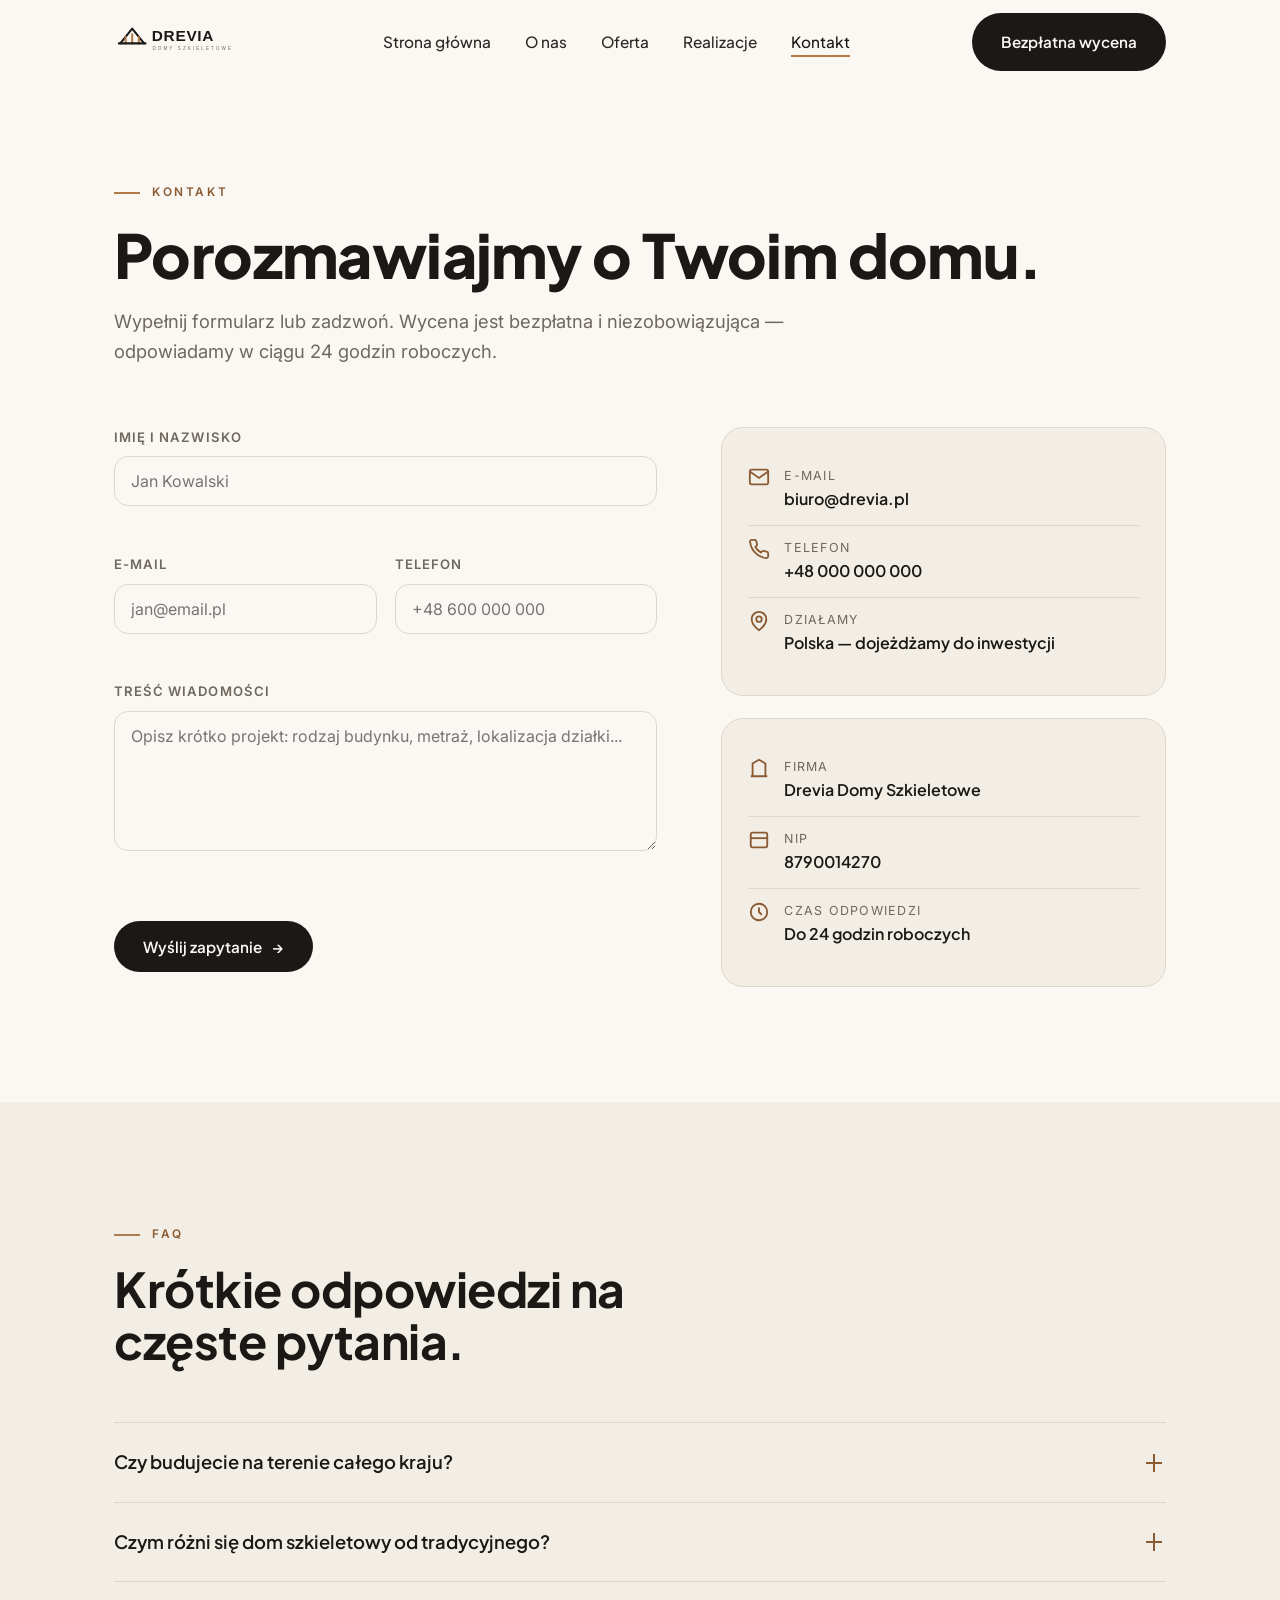
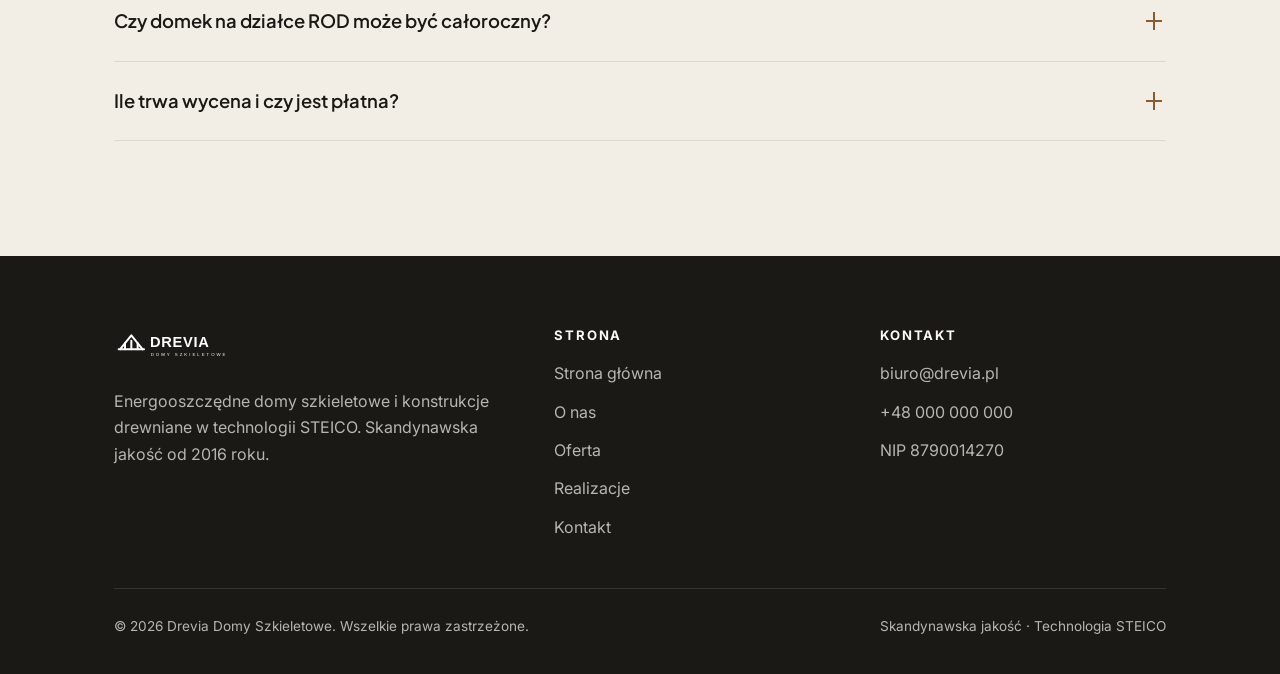
<file: kontakt.html>
<!DOCTYPE html>
<html lang="pl">
<head>
<meta charset="UTF-8">
<meta name="viewport" content="width=device-width, initial-scale=1">
<title>Kontakt — Drevia | Bezpłatna wycena domu szkieletowego</title>
<meta name="description" content="Skontaktuj się z Drevia. Bezpłatna wycena domu szkieletowego, tarasu lub sauny. Dane firmy, formularz i odpowiedzi na najczęstsze pytania.">
<link rel="icon" href="assets/mark.svg" type="image/svg+xml">
<link rel="stylesheet" href="styles.css">
</head>
<body>

<header class="site-header">
  <div class="wrap nav">
    <a class="logo" href="index.html"><img src="logo.svg" alt="Drevia Domy Szkieletowe"></a>
    <nav>
      <ul class="nav-links">
        <li><a href="index.html">Strona główna</a></li>
        <li><a href="o-nas.html">O nas</a></li>
        <li><a href="oferta.html">Oferta</a></li>
        <li><a href="realizacje.html">Realizacje</a></li>
        <li><a class="active" href="kontakt.html">Kontakt</a></li>
      </ul>
    </nav>
    <a class="btn btn-primary nav-cta" href="#form">Bezpłatna wycena</a>
    <button class="burger" aria-label="Menu"><span></span><span></span><span></span></button>
  </div>
</header>

<section class="page-hero">
  <div class="wrap reveal in">
    <span class="eyebrow">Kontakt</span>
    <h1>Porozmawiajmy o Twoim domu.</h1>
    <p>Wypełnij formularz lub zadzwoń. Wycena jest bezpłatna i niezobowiązująca — odpowiadamy w ciągu 24 godzin roboczych.</p>
  </div>
</section>

<!-- FORMULARZ + DANE -->
<section style="padding-top:0">
  <div class="wrap contact-grid" id="form">
    <form class="form reveal in" id="contact-form" novalidate>
      <div class="field">
        <label for="name">Imię i nazwisko</label>
        <input id="name" name="name" type="text" placeholder="Jan Kowalski" required>
      </div>
      <div class="grid-2" style="gap:18px">
        <div class="field">
          <label for="email">E-mail</label>
          <input id="email" name="email" type="email" placeholder="jan@email.pl" required>
        </div>
        <div class="field">
          <label for="phone">Telefon</label>
          <input id="phone" name="phone" type="tel" placeholder="+48 600 000 000">
        </div>
      </div>
      <div class="field">
        <label for="message">Treść wiadomości</label>
        <textarea id="message" name="message" placeholder="Opisz krótko projekt: rodzaj budynku, metraż, lokalizacja działki..." required></textarea>
      </div>
      <div style="display:flex;align-items:center;gap:18px;flex-wrap:wrap">
        <button class="btn btn-primary" type="submit">Wyślij zapytanie <span class="arr">→</span></button>
        <span id="form-note" style="color:var(--timber-deep);font-weight:600;font-size:.92rem"></span>
      </div>
    </form>

    <aside class="contact-info reveal">
      <div class="info-card">
        <div class="row">
          <svg width="22" height="22" viewBox="0 0 24 24" fill="none" stroke="currentColor" stroke-width="2"><path d="M4 4h16v16H4z" opacity="0"/><path d="M22 6 12 13 2 6"/><rect x="2" y="4" width="20" height="16" rx="2"/></svg>
          <div><div class="k">E-mail</div><div class="v"><a href="mailto:biuro@drevia.pl">biuro@drevia.pl</a></div></div>
        </div>
        <div class="row">
          <svg width="22" height="22" viewBox="0 0 24 24" fill="none" stroke="currentColor" stroke-width="2"><path d="M22 16.9v3a2 2 0 0 1-2.2 2 19.8 19.8 0 0 1-8.6-3 19.5 19.5 0 0 1-6-6 19.8 19.8 0 0 1-3-8.6A2 2 0 0 1 4.1 2h3a2 2 0 0 1 2 1.7c.1 1 .4 1.9.7 2.8a2 2 0 0 1-.5 2.1L8 9.9a16 16 0 0 0 6 6l1.3-1.3a2 2 0 0 1 2.1-.5c.9.3 1.8.6 2.8.7a2 2 0 0 1 1.8 2z"/></svg>
          <div><div class="k">Telefon</div><div class="v"><a href="tel:+48000000000">+48 000 000 000</a></div></div>
        </div>
        <div class="row">
          <svg width="22" height="22" viewBox="0 0 24 24" fill="none" stroke="currentColor" stroke-width="2"><path d="M20 10c0 6-8 12-8 12s-8-6-8-12a8 8 0 0 1 16 0z"/><circle cx="12" cy="10" r="3"/></svg>
          <div><div class="k">Działamy</div><div class="v">Polska — dojeżdżamy do inwestycji</div></div>
        </div>
      </div>
      <div class="info-card">
        <div class="row">
          <svg width="22" height="22" viewBox="0 0 24 24" fill="none" stroke="currentColor" stroke-width="2"><path d="M3 21h18M5 21V7l7-4 7 4v14M9 9h.01M9 13h.01M9 17h.01M15 9h.01M15 13h.01M15 17h.01"/></svg>
          <div><div class="k">Firma</div><div class="v">Drevia Domy Szkieletowe</div></div>
        </div>
        <div class="row">
          <svg width="22" height="22" viewBox="0 0 24 24" fill="none" stroke="currentColor" stroke-width="2"><rect x="3" y="4" width="18" height="16" rx="2"/><path d="M3 10h18"/></svg>
          <div><div class="k">NIP</div><div class="v">8790014270</div></div>
        </div>
        <div class="row">
          <svg width="22" height="22" viewBox="0 0 24 24" fill="none" stroke="currentColor" stroke-width="2"><circle cx="12" cy="12" r="9"/><path d="M12 7v5l3 3"/></svg>
          <div><div class="k">Czas odpowiedzi</div><div class="v">Do 24 godzin roboczych</div></div>
        </div>
      </div>
    </aside>
  </div>
</section>

<!-- FAQ -->
<section class="bg-alt">
  <div class="wrap">
    <div class="section-head reveal">
      <span class="eyebrow">FAQ</span>
      <h2>Krótkie odpowiedzi na częste pytania.</h2>
    </div>
    <div class="faq reveal">
      <details>
        <summary>Czy budujecie na terenie całego kraju? <span class="ic"></span></summary>
        <p>Tak. Realizujemy inwestycje na terenie całej Polski. Zakres dojazdu ustalamy indywidualnie podczas pierwszej rozmowy — zależy on od skali i lokalizacji projektu.</p>
      </details>
      <details>
        <summary>Czym różni się dom szkieletowy od tradycyjnego? <span class="ic"></span></summary>
        <p>Dom szkieletowy powstaje znacznie szybciej, jest lekki i bardzo ciepły dzięki grubej izolacji w ścianie. W technologii STEICO ogranicza mostki termiczne, co przekłada się na niższe rachunki za ogrzewanie niż w typowym domu murowanym.</p>
      </details>
      <details>
        <summary>Czy domek na działce ROD może być całoroczny? <span class="ic"></span></summary>
        <p>Budujemy domki w standardzie całorocznym, z ciepłymi przegrodami pozwalającymi na komfortowy pobyt zimą. Zachowujemy przy tym wymiary i zasady wynikające z wytycznych ROD.</p>
      </details>
      <details>
        <summary>Ile trwa wycena i czy jest płatna? <span class="ic"></span></summary>
        <p>Wycena jest bezpłatna i niezobowiązująca. Po otrzymaniu opisu projektu wracamy z odpowiedzią w ciągu 24 godzin roboczych, a następnie ustalamy szczegóły kosztorysu.</p>
      </details>
    </div>
  </div>
</section>

<footer class="site-footer">
  <div class="wrap">
    <div class="footer-grid">
      <div><img src="logo.svg" alt="Drevia"><p>Energooszczędne domy szkieletowe i konstrukcje drewniane w technologii STEICO. Skandynawska jakość od 2016 roku.</p></div>
      <div><h4>Strona</h4><ul>
        <li><a href="index.html">Strona główna</a></li><li><a href="o-nas.html">O nas</a></li>
        <li><a href="oferta.html">Oferta</a></li><li><a href="realizacje.html">Realizacje</a></li><li><a href="kontakt.html">Kontakt</a></li>
      </ul></div>
      <div><h4>Kontakt</h4><ul>
        <li><a href="mailto:biuro@drevia.pl">biuro@drevia.pl</a></li><li><a href="tel:+48000000000">+48 000 000 000</a></li><li>NIP 8790014270</li>
      </ul></div>
    </div>
    <div class="footer-bottom"><span>© 2026 Drevia Domy Szkieletowe. Wszelkie prawa zastrzeżone.</span><span>Skandynawska jakość · Technologia STEICO</span></div>
  </div>
</footer>

<script src="site.js"></script>
</body>
</html>
</file>
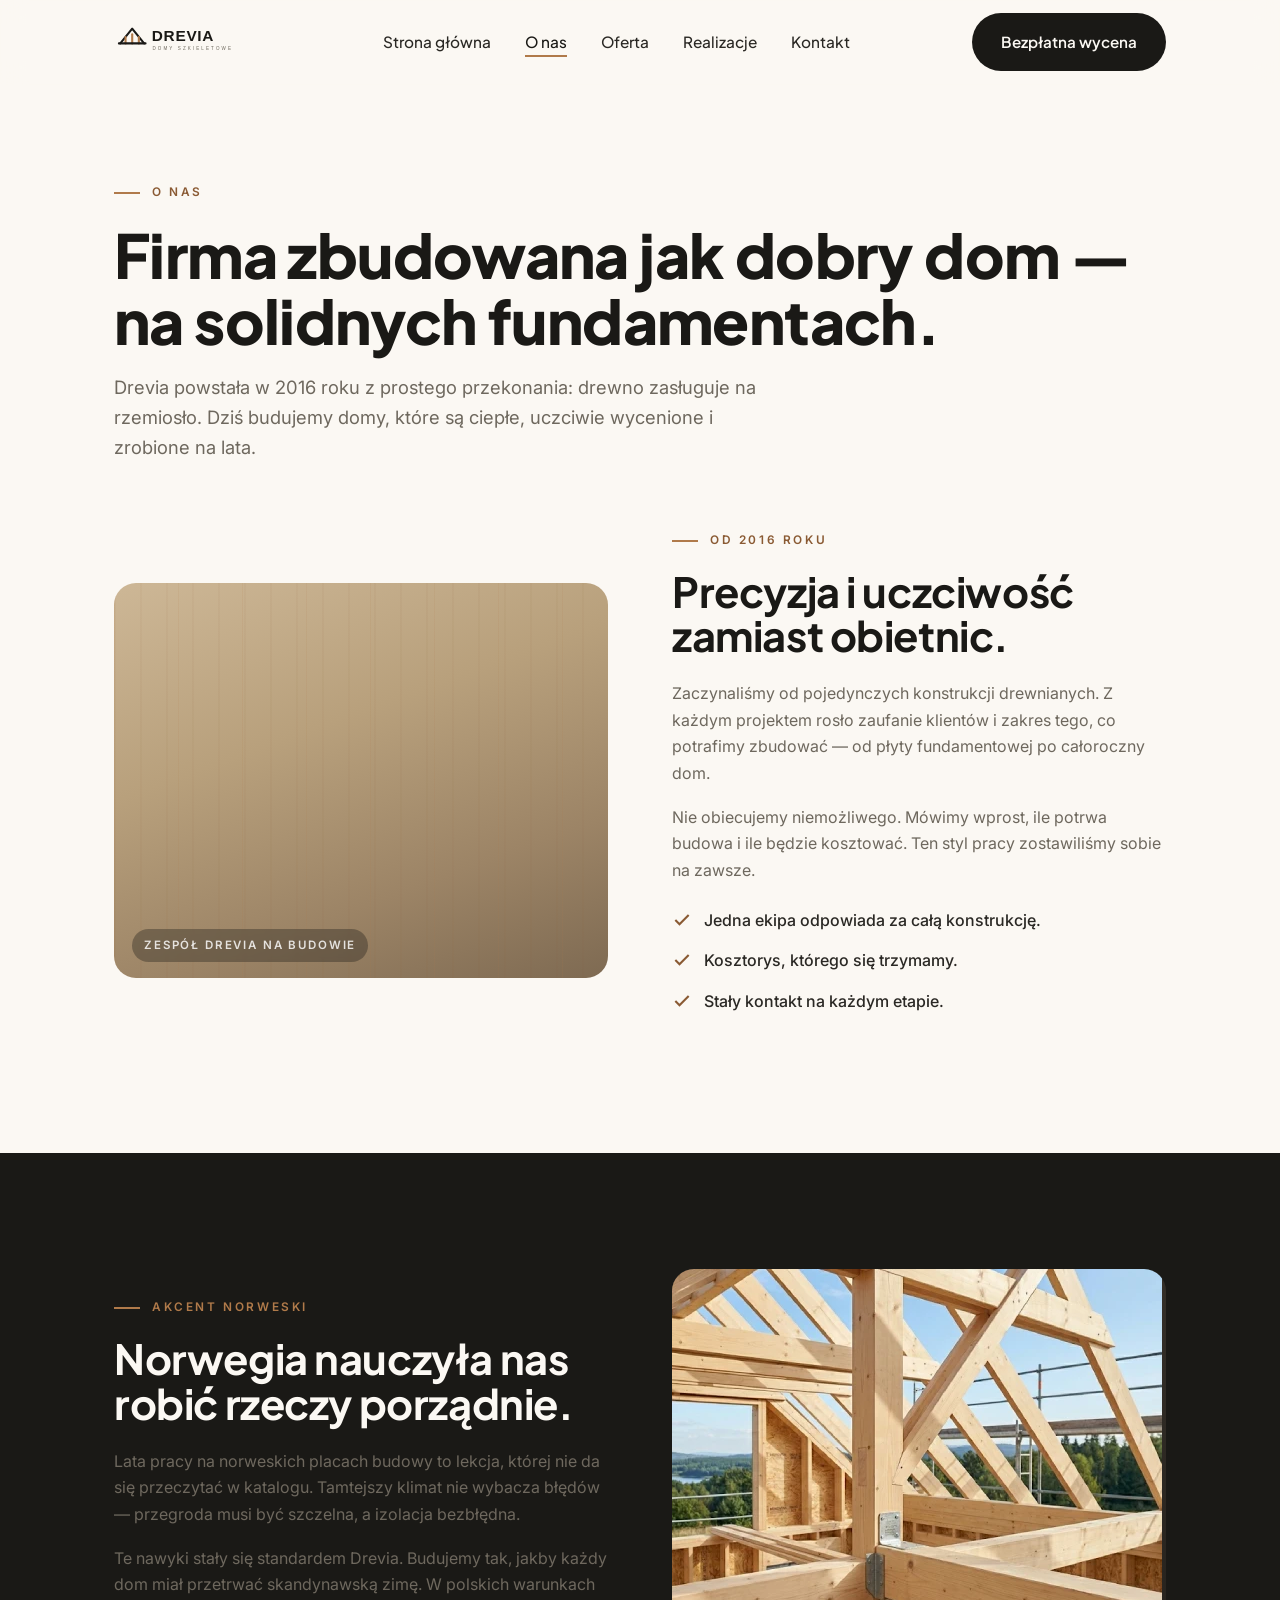
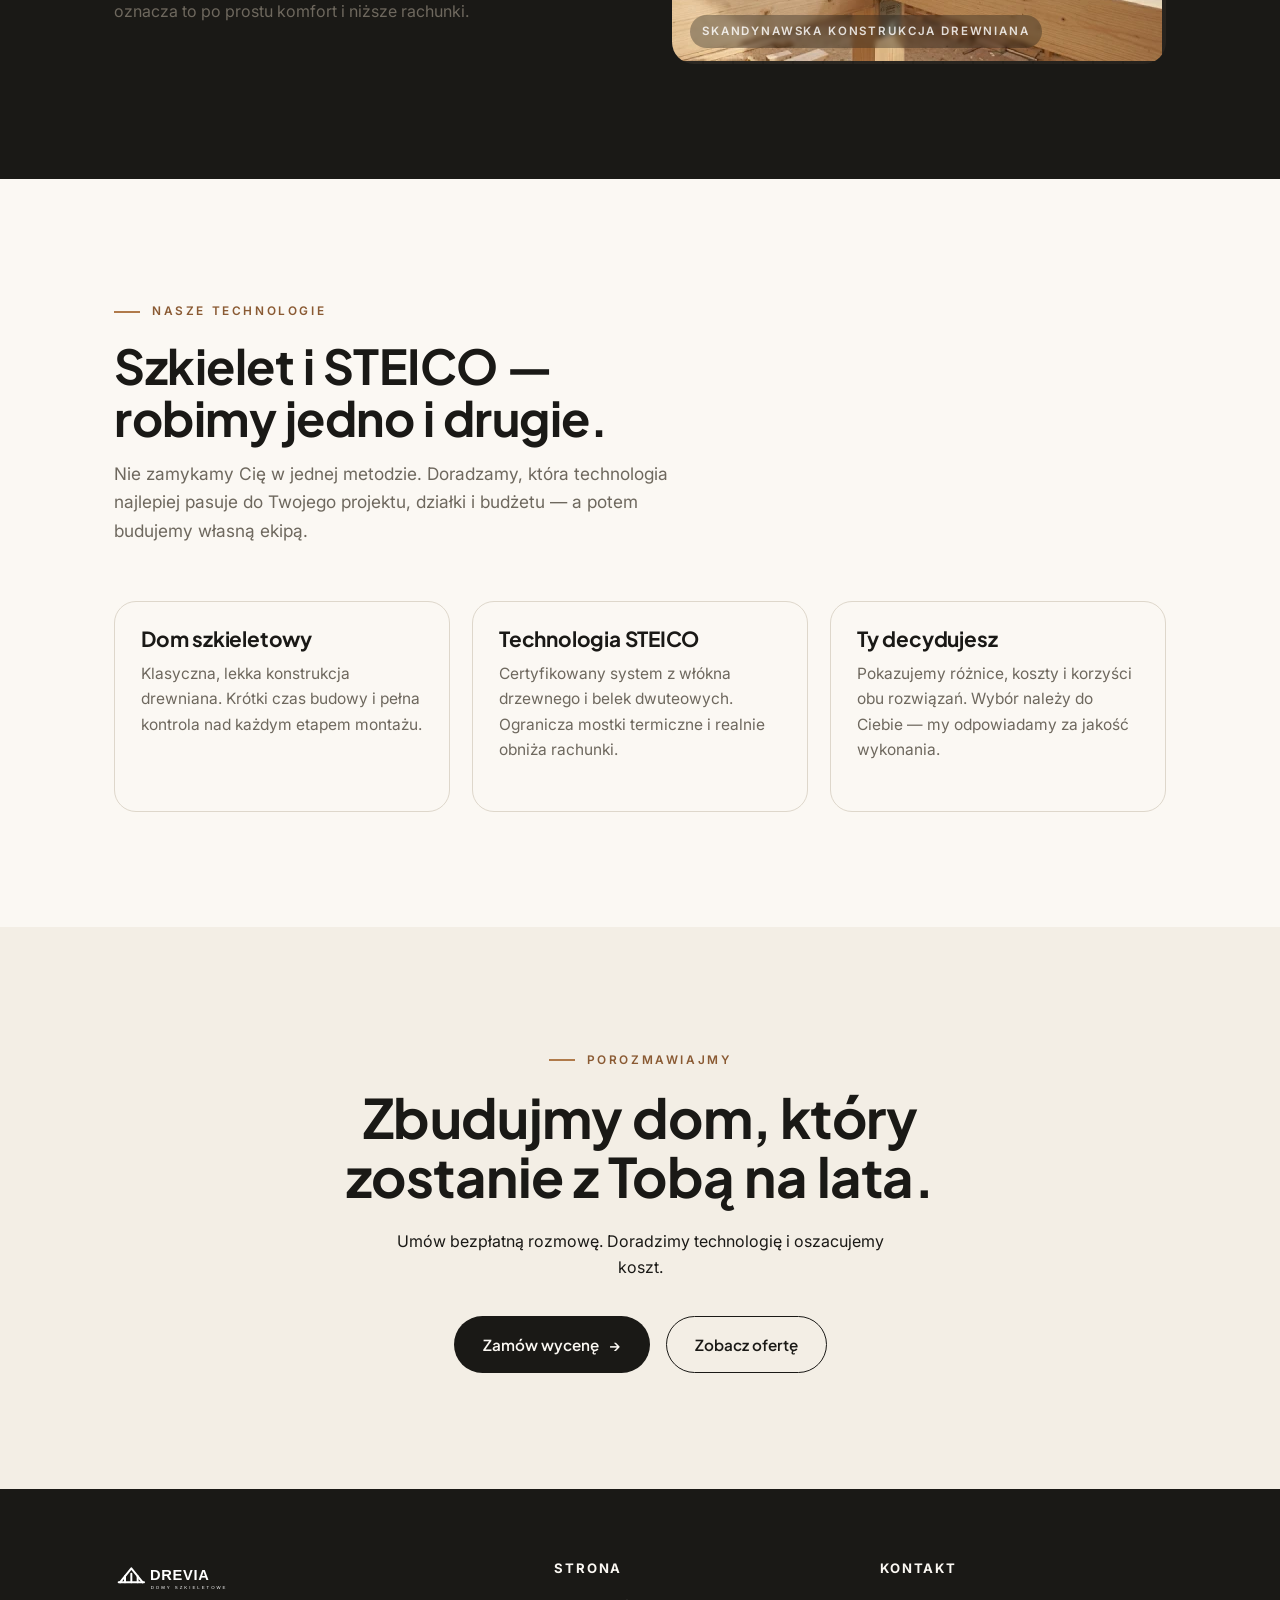
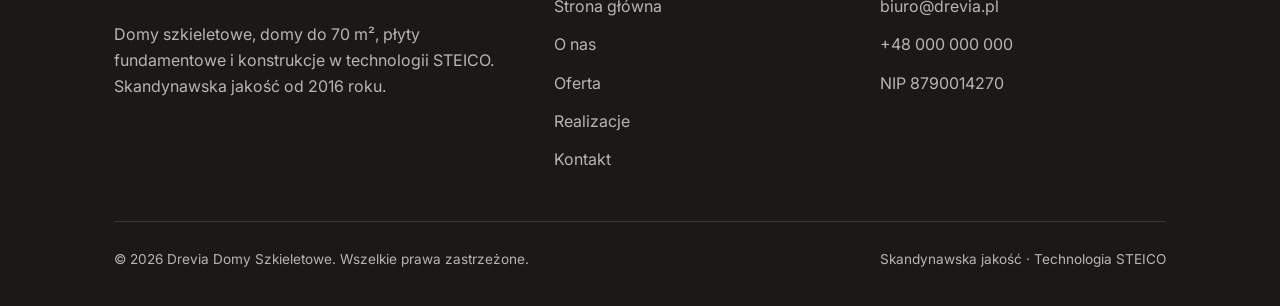
<file: o-nas.html>
<!DOCTYPE html>
<html lang="pl">
<head>
<meta charset="UTF-8">
<meta name="viewport" content="width=device-width, initial-scale=1">
<title>O nas — Drevia | Historia, Norwegia, szkielet i STEICO</title>
<meta name="description" content="Drevia działa od 2016 roku. Fundamentem są uczciwość i precyzja wyniesiona z norweskich budów. Budujemy w dwóch technologiach: szkielet drewniany i STEICO.">
<link rel="icon" href="assets/mark.svg" type="image/svg+xml">
<link rel="stylesheet" href="styles.css">
</head>
<body>

<header class="site-header">
  <div class="wrap nav">
    <a class="logo" href="index.html"><img src="logo.svg" alt="Drevia Domy Szkieletowe"></a>
    <nav>
      <ul class="nav-links">
        <li><a href="index.html">Strona główna</a></li>
        <li><a class="active" href="o-nas.html">O nas</a></li>
        <li><a href="oferta.html">Oferta</a></li>
        <li><a href="realizacje.html">Realizacje</a></li>
        <li><a href="kontakt.html">Kontakt</a></li>
      </ul>
    </nav>
    <a class="btn btn-primary nav-cta" href="kontakt.html">Bezpłatna wycena</a>
    <button class="burger" aria-label="Menu"><span></span><span></span><span></span></button>
  </div>
</header>

<section class="page-hero">
  <div class="wrap reveal in">
    <span class="eyebrow">O nas</span>
    <h1>Firma zbudowana jak dobry dom — na solidnych fundamentach.</h1>
    <p>Drevia powstała w 2016 roku z prostego przekonania: drewno zasługuje na rzemiosło. Dziś budujemy domy, które są ciepłe, uczciwie wycenione i zrobione na lata.</p>
  </div>
</section>

<!-- HISTORIA -->
<section style="padding-top:0">
  <div class="wrap split">
    <div class="visual photo reveal" data-label="Zespół Drevia na budowie"></div>
    <div class="reveal">
      <span class="eyebrow">Od 2016 roku</span>
      <h2 style="font-size:clamp(1.9rem,4vw,2.6rem);margin:18px 0 22px;">Precyzja i uczciwość zamiast obietnic.</h2>
      <p>Zaczynaliśmy od pojedynczych konstrukcji drewnianych. Z każdym projektem rosło zaufanie klientów i zakres tego, co potrafimy zbudować — od płyty fundamentowej po całoroczny dom.</p>
      <p>Nie obiecujemy niemożliwego. Mówimy wprost, ile potrwa budowa i ile będzie kosztować. Ten styl pracy zostawiliśmy sobie na zawsze.</p>
      <ul class="tick">
        <li><svg width="20" height="20" viewBox="0 0 24 24" fill="none" stroke="currentColor" stroke-width="2.5"><path d="M20 6 9 17l-5-5"/></svg> Jedna ekipa odpowiada za całą konstrukcję.</li>
        <li><svg width="20" height="20" viewBox="0 0 24 24" fill="none" stroke="currentColor" stroke-width="2.5"><path d="M20 6 9 17l-5-5"/></svg> Kosztorys, którego się trzymamy.</li>
        <li><svg width="20" height="20" viewBox="0 0 24 24" fill="none" stroke="currentColor" stroke-width="2.5"><path d="M20 6 9 17l-5-5"/></svg> Stały kontakt na każdym etapie.</li>
      </ul>
    </div>
  </div>
</section>

<!-- AKCENT NORWESKI -->
<section class="bg-ink">
  <div class="wrap split">
    <div class="reveal">
      <span class="eyebrow" style="color:var(--timber)">Akcent norweski</span>
      <h2 style="font-size:clamp(1.9rem,4vw,2.6rem);margin:18px 0 22px;">Norwegia nauczyła nas robić rzeczy porządnie.</h2>
      <p>Lata pracy na norweskich placach budowy to lekcja, której nie da się przeczytać w katalogu. Tamtejszy klimat nie wybacza błędów — przegroda musi być szczelna, a izolacja bezbłędna.</p>
      <p>Te nawyki stały się standardem Drevia. Budujemy tak, jakby każdy dom miał przetrwać skandynawską zimę. W polskich warunkach oznacza to po prostu komfort i niższe rachunki.</p>
    </div>
    <div class="visual photo dark reveal" data-label="Skandynawska konstrukcja drewniana"><img src="o-nas-konstrukcja.webp" alt="zbliżenie na skandynawską konstrukcję drewnianą domków szkieletowych"/></div>
  </div>
</section>

<!-- NASZE TECHNOLOGIE (szkielet + STEICO) -->
<section>
  <div class="wrap">
    <div class="section-head reveal">
      <span class="eyebrow">Nasze technologie</span>
      <h2>Szkielet i STEICO — robimy jedno i drugie.</h2>
      <p>Nie zamykamy Cię w jednej metodzie. Doradzamy, która technologia najlepiej pasuje do Twojego projektu, działki i budżetu — a potem budujemy własną ekipą.</p>
    </div>
    <div class="grid-3">
      <div class="card reveal"><div class="body">
        <h3>Dom szkieletowy</h3>
        <p>Klasyczna, lekka konstrukcja drewniana. Krótki czas budowy i pełna kontrola nad każdym etapem montażu.</p>
      </div></div>
      <div class="card reveal"><div class="body">
        <h3>Technologia STEICO</h3>
        <p>Certyfikowany system z włókna drzewnego i belek dwuteowych. Ogranicza mostki termiczne i realnie obniża rachunki.</p>
      </div></div>
      <div class="card reveal"><div class="body">
        <h3>Ty decydujesz</h3>
        <p>Pokazujemy różnice, koszty i korzyści obu rozwiązań. Wybór należy do Ciebie — my odpowiadamy za jakość wykonania.</p>
      </div></div>
    </div>
  </div>
</section>

<!-- CTA -->
<section class="bg-alt cta-band">
  <div class="wrap reveal">
    <span class="eyebrow" style="justify-content:center">Porozmawiajmy</span>
    <h2 style="margin-top:18px">Zbudujmy dom, który zostanie z Tobą na lata.</h2>
    <p>Umów bezpłatną rozmowę. Doradzimy technologię i oszacujemy koszt.</p>
    <div class="cta-actions">
      <a class="btn btn-primary" href="kontakt.html">Zamów wycenę <span class="arr">→</span></a>
      <a class="btn btn-ghost" href="oferta.html">Zobacz ofertę</a>
    </div>
  </div>
</section>

<footer class="site-footer">
  <div class="wrap">
    <div class="footer-grid">
      <div>
        <img src="logo.svg" alt="Drevia">
        <p>Domy szkieletowe, domy do 70 m², płyty fundamentowe i konstrukcje w technologii STEICO. Skandynawska jakość od 2016 roku.</p>
      </div>
      <div><h4>Strona</h4><ul>
        <li><a href="index.html">Strona główna</a></li>
        <li><a href="o-nas.html">O nas</a></li>
        <li><a href="oferta.html">Oferta</a></li>
        <li><a href="realizacje.html">Realizacje</a></li>
        <li><a href="kontakt.html">Kontakt</a></li>
      </ul></div>
      <div><h4>Kontakt</h4><ul>
        <li><a href="mailto:biuro@drevia.pl">biuro@drevia.pl</a></li>
        <li><a href="tel:+48000000000">+48 000 000 000</a></li>
        <li>NIP 8790014270</li>
      </ul></div>
    </div>
    <div class="footer-bottom">
      <span>© 2026 Drevia Domy Szkieletowe. Wszelkie prawa zastrzeżone.</span>
      <span>Skandynawska jakość · Technologia STEICO</span>
    </div>
  </div>
</footer>

<script src="site.js"></script>
</body>
</html>
</file>
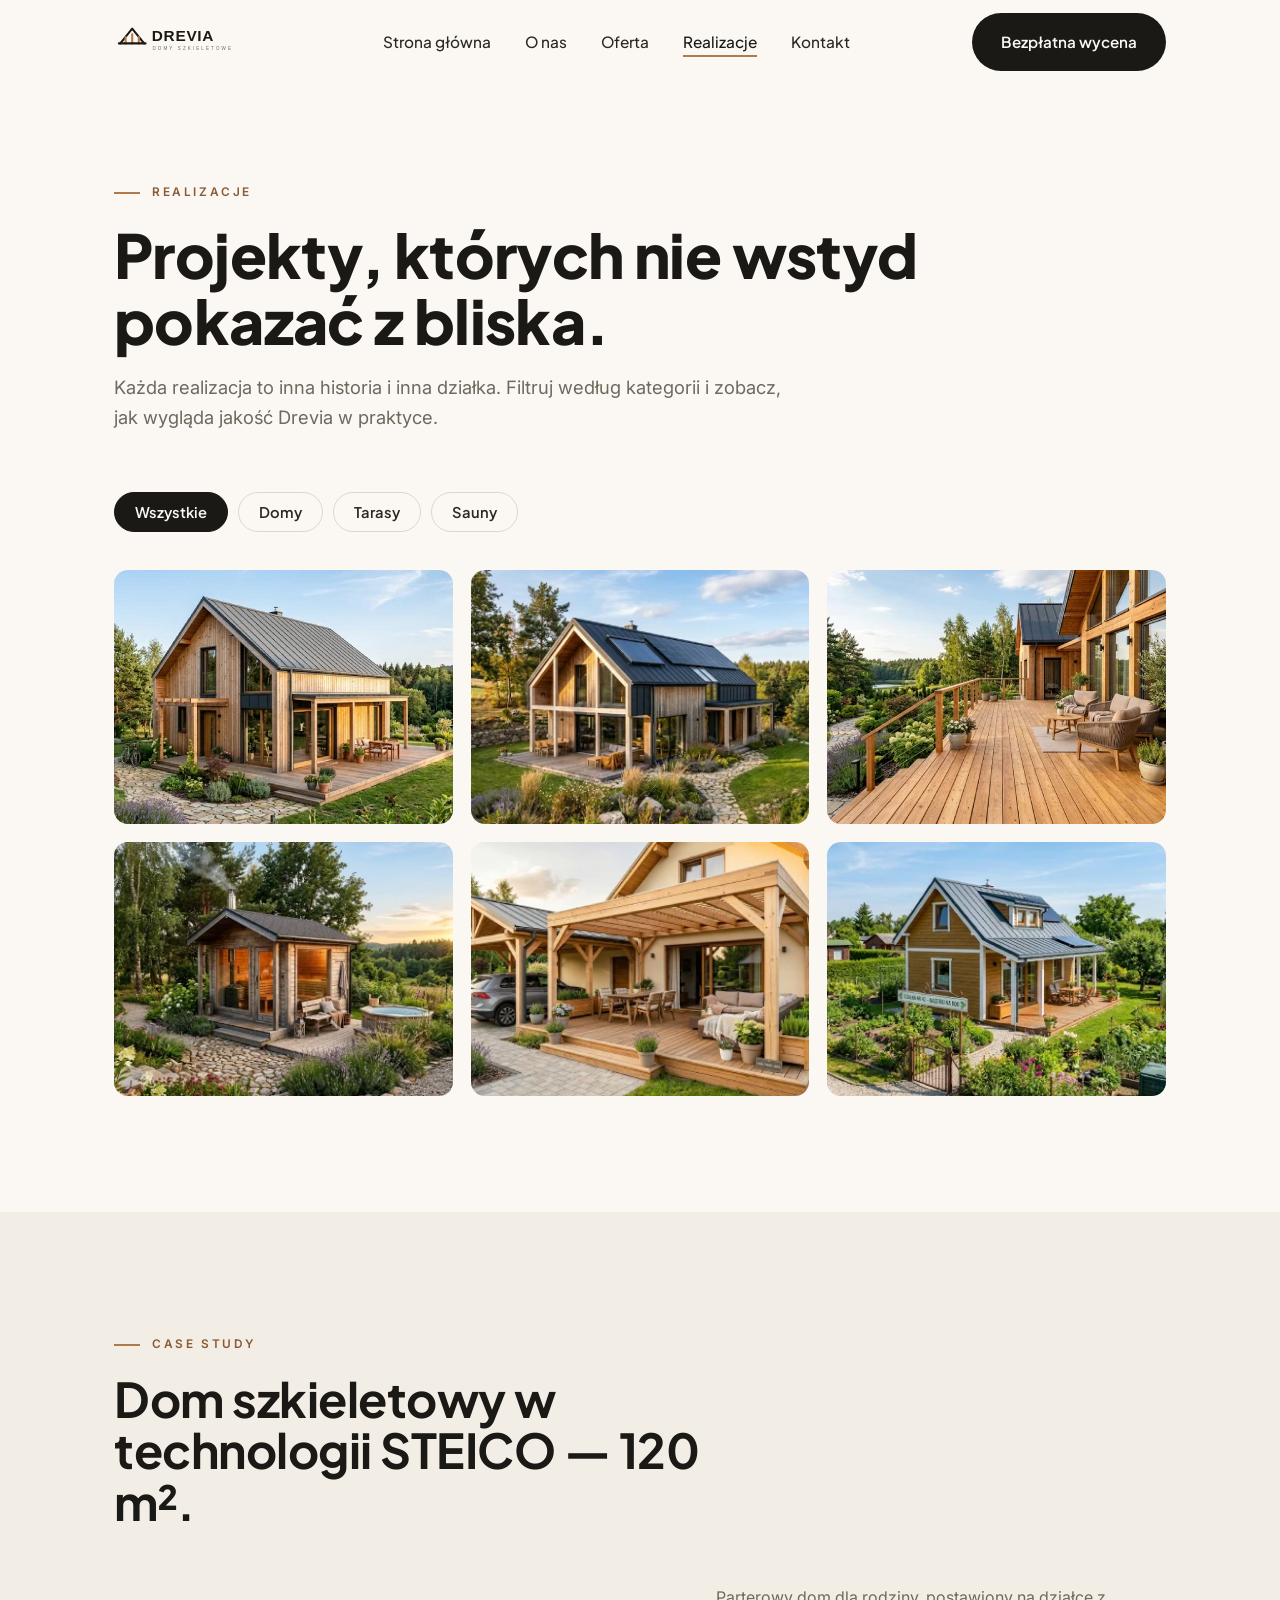
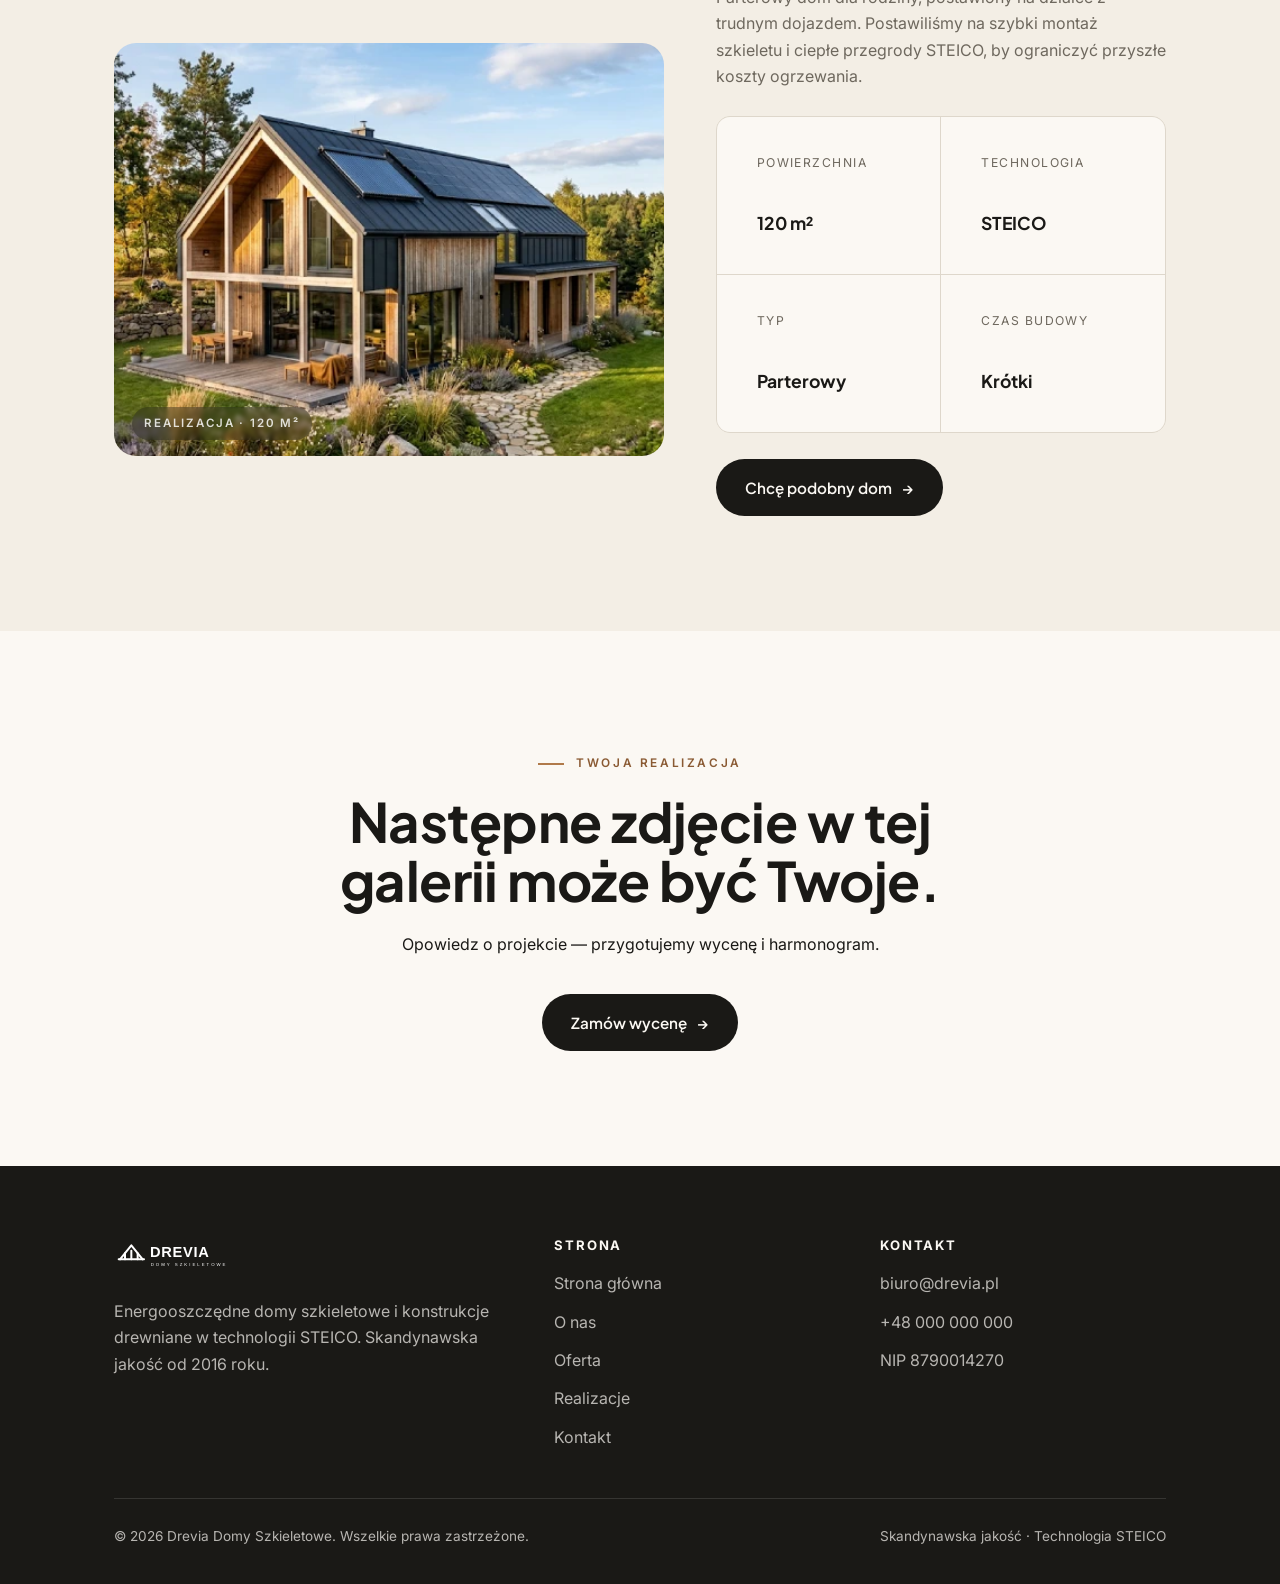
<file: realizacje.html>
<!DOCTYPE html>
<html lang="pl">
<head>
<meta charset="UTF-8">
<meta name="viewport" content="width=device-width, initial-scale=1">
<title>Realizacje — Drevia | Domy szkieletowe, tarasy, sauny</title>
<meta name="description" content="Galeria realizacji Drevia: domy szkieletowe w technologii STEICO, tarasy, wiaty i sauny. Filtruj projekty i zobacz przykładowe case study.">
<link rel="icon" href="assets/mark.svg" type="image/svg+xml">
<link rel="stylesheet" href="styles.css">
</head>
<body>

<header class="site-header">
  <div class="wrap nav">
    <a class="logo" href="index.html"><img src="logo.svg" alt="Drevia Domy Szkieletowe"></a>
    <nav>
      <ul class="nav-links">
        <li><a href="index.html">Strona główna</a></li>
        <li><a href="o-nas.html">O nas</a></li>
        <li><a href="oferta.html">Oferta</a></li>
        <li><a class="active" href="realizacje.html">Realizacje</a></li>
        <li><a href="kontakt.html">Kontakt</a></li>
      </ul>
    </nav>
    <a class="btn btn-primary nav-cta" href="kontakt.html">Bezpłatna wycena</a>
    <button class="burger" aria-label="Menu"><span></span><span></span><span></span></button>
  </div>
</header>

<section class="page-hero">
  <div class="wrap reveal in">
    <span class="eyebrow">Realizacje</span>
    <h1>Projekty, których nie wstyd pokazać z bliska.</h1>
    <p>Każda realizacja to inna historia i inna działka. Filtruj według kategorii i zobacz, jak wygląda jakość Drevia w praktyce.</p>
  </div>
</section>

<!-- GALERIA -->
<section style="padding-top:0">
  <div class="wrap">
    <div class="filters reveal in">
      <button class="active" data-filter="all">Wszystkie</button>
      <button data-filter="domy">Domy</button>
      <button data-filter="tarasy">Tarasy</button>
      <button data-filter="sauny">Sauny</button>
    </div>
    <div class="gallery reveal">
      <div class="item photo" data-cat="domy"><img src="realizacja-dom-120.webp" alt="realizacja domu szkieletowego 120m2"/><div class="meta"><b>Dom szkieletowy 120 m²</b><span>STEICO · parterowy</span></div></div>
      <div class="item photo" data-cat="domy" ><img src="energooszczedny.webp" alt="realizacja domu energooszczędnego"/><div class="meta"><b>Dom z poddaszem 145 m²</b><span>STEICO · energooszczędny</span></div></div>
      <div class="item photo" data-cat="tarasy" ><img src="realizacja-taras.webp" alt="realizacja tarasu z modrzewia"/><div class="meta"><b>Taras z modrzewia</b><span>Konstrukcja zewnętrzna</span></div></div>
      <div class="item photo dark" data-cat="sauny" ><img src="realizacja-sauna.webp" alt="realizacja sauny ogrodowej"/><div class="meta"><b>Sauna ogrodowa</b><span>Drewno · relaks</span></div></div>
      <div class="item photo" data-cat="tarasy" ><img src="taras-wiata.webp" alt="realizacja wiaty i carportu"/><div class="meta"><b>Wiata i carport</b><span>Konstrukcja zewnętrzna</span></div></div>
      <div class="item photo" data-cat="domy"><img src="domek-rod.webp" alt="realizacja domu całorocznego ROD"/><div class="meta"><b>Domek całoroczny ROD</b><span>Zgodny z wytycznymi</span></div></div>
    </div>
  </div>
</section>

<!-- CASE STUDY -->
<section class="bg-alt">
  <div class="wrap">
    <div class="section-head reveal">
      <span class="eyebrow">Case study</span>
      <h2>Dom szkieletowy w technologii STEICO — 120 m².</h2>
    </div>
    <div class="case">
      <div class="visual photo reveal" data-label="Realizacja · 120 m²"><img src="energooszczedny-oferta.webp" alt="realizacja domu energooszczędnego"/></div>
      <div class="reveal">
        <p style="color:var(--stone)">Parterowy dom dla rodziny, postawiony na działce z trudnym dojazdem. Postawiliśmy na szybki montaż szkieletu i ciepłe przegrody STEICO, by ograniczyć przyszłe koszty ogrzewania.</p>
        <div class="case-specs">
          <div><div class="k">Powierzchnia</div><div class="v">120 m²</div></div>
          <div><div class="k">Technologia</div><div class="v">STEICO</div></div>
          <div><div class="k">Typ</div><div class="v">Parterowy</div></div>
          <div><div class="k">Czas budowy</div><div class="v">Krótki</div></div>
        </div>
        <div style="margin-top:26px"><a class="btn btn-primary" href="kontakt.html">Chcę podobny dom <span class="arr">→</span></a></div>
      </div>
    </div>
  </div>
</section>

<section class="cta-band">
  <div class="wrap reveal">
    <span class="eyebrow" style="justify-content:center">Twoja realizacja</span>
    <h2 style="margin-top:18px">Następne zdjęcie w tej galerii może być Twoje.</h2>
    <p>Opowiedz o projekcie — przygotujemy wycenę i harmonogram.</p>
    <div class="cta-actions"><a class="btn btn-primary" href="kontakt.html">Zamów wycenę <span class="arr">→</span></a></div>
  </div>
</section>

<footer class="site-footer">
  <div class="wrap">
    <div class="footer-grid">
      <div><img src="logo.svg" alt="Drevia"><p>Energooszczędne domy szkieletowe i konstrukcje drewniane w technologii STEICO. Skandynawska jakość od 2016 roku.</p></div>
      <div><h4>Strona</h4><ul>
        <li><a href="index.html">Strona główna</a></li><li><a href="o-nas.html">O nas</a></li>
        <li><a href="oferta.html">Oferta</a></li><li><a href="realizacje.html">Realizacje</a></li><li><a href="kontakt.html">Kontakt</a></li>
      </ul></div>
      <div><h4>Kontakt</h4><ul>
        <li><a href="mailto:biuro@drevia.pl">biuro@drevia.pl</a></li><li><a href="tel:+48000000000">+48 000 000 000</a></li><li>NIP 8790014270</li>
      </ul></div>
    </div>
    <div class="footer-bottom"><span>© 2026 Drevia Domy Szkieletowe. Wszelkie prawa zastrzeżone.</span><span>Skandynawska jakość · Technologia STEICO</span></div>
  </div>
</footer>

<script src="site.js"></script>
</body>
</html>
</file>
<file: styles.css>
/* ============================================================
   DREVIA — Domy Szkieletowe
   Paleta ziemi · drewno · biel · grafit · ciepła szarość
   Typografia: Plus Jakarta Sans (display) + Inter (body)
   ============================================================ */

@import url('https://fonts.googleapis.com/css2?family=Inter:wght@400;500;600&family=Plus+Jakarta+Sans:wght@500;600;700;800&display=swap');

:root {
  --paper:      #FBF8F3;
  --paper-2:    #F3EEE5;
  --ink:        #1A1916;
  --ink-soft:   #2A2824;
  --timber:     #B07A4A;
  --timber-deep:#8A5A33;
  --sand:       #E8E1D6;
  --stone:      #6E685E;
  --line:       #DED7CB;

  --maxw: 1180px;
  --gutter: clamp(20px, 5vw, 64px);
  --r: 14px;
  --r-lg: 22px;

  --f-display: 'Plus Jakarta Sans', system-ui, sans-serif;
  --f-body: 'Inter', system-ui, sans-serif;

  --ease: cubic-bezier(.22,.61,.36,1);
}

* { box-sizing: border-box; margin: 0; padding: 0; }

html { scroll-behavior: smooth; }

body {
  font-family: var(--f-body);
  color: var(--ink);
  background: var(--paper);
  line-height: 1.65;
  -webkit-font-smoothing: antialiased;
}

img { max-width: 100%; display: block; }
a { color: inherit; text-decoration: none; }

h1, h2, h3, h4 { font-family: var(--f-display); line-height: 1.08; font-weight: 700; letter-spacing: -.01em; }

.wrap { max-width: var(--maxw); margin: 0 auto; padding-inline: var(--gutter); }

.eyebrow {
  font-family: var(--f-body);
  font-size: .74rem;
  font-weight: 600;
  letter-spacing: .22em;
  text-transform: uppercase;
  color: var(--timber-deep);
  display: inline-flex;
  align-items: center;
  gap: 12px;
}
.eyebrow::before {
  content: "";
  width: 26px; height: 2px;
  background: var(--timber);
}

/* ---------- Buttons ---------- */
.btn {
  display: inline-flex; align-items: center; gap: 10px;
  font-family: var(--f-display); font-weight: 600; font-size: .95rem;
  padding: 15px 28px; border-radius: 100px;
  transition: all .35s var(--ease); cursor: pointer; border: 1px solid transparent;
}
.btn-primary { background: var(--ink); color: var(--paper); }
.btn-primary:hover { background: var(--timber-deep); transform: translateY(-2px); }
.btn-ghost { background: transparent; color: var(--ink); border-color: var(--ink); }
.btn-ghost:hover { background: var(--ink); color: var(--paper); }
.btn-light { background: var(--paper); color: var(--ink); }
.btn-light:hover { background: var(--timber); color: var(--paper); transform: translateY(-2px); }
.btn .arr { transition: transform .35s var(--ease); }
.btn:hover .arr { transform: translateX(4px); }

/* ---------- Header ---------- */
.site-header {
  position: sticky; top: 0; z-index: 50;
  background: color-mix(in srgb, var(--paper) 86%, transparent);
  backdrop-filter: blur(12px);
  border-bottom: 1px solid transparent;
  transition: border-color .3s, background .3s;
}
.site-header.scrolled { border-color: var(--line); }
.nav {
  display: flex; align-items: center; justify-content: space-between;
  height: 84px;
}
.nav .logo img { height: 42px; }
.nav-links { display: flex; align-items: center; gap: 34px; list-style: none; }
.nav-links a {
  font-family: var(--f-display); font-weight: 500; font-size: .96rem;
  position: relative; padding: 6px 0; color: var(--ink-soft);
}
.nav-links a::after {
  content: ""; position: absolute; left: 0; bottom: 0; height: 2px; width: 0;
  background: var(--timber); transition: width .3s var(--ease);
}
.nav-links a:hover::after, .nav-links a.active::after { width: 100%; }
.nav-links a.active { color: var(--ink); }
.nav-cta { display: inline-flex; }
.burger { display: none; background: none; border: 0; cursor: pointer; padding: 8px; }
.burger span { display: block; width: 26px; height: 2px; background: var(--ink); margin: 5px 0; transition: .3s; }

/* ---------- Hero ---------- */
.hero { position: relative; padding: clamp(60px, 9vw, 130px) 0 clamp(50px, 7vw, 100px); overflow: hidden; }
.hero-grid { display: grid; grid-template-columns: 1.05fr .95fr; gap: clamp(32px, 5vw, 72px); align-items: center; }
.hero h1 {
  font-size: clamp(2.6rem, 6vw, 4.6rem); font-weight: 800;
  letter-spacing: -.025em; margin: 22px 0 24px;
}
.hero h1 .accent { color: var(--timber-deep); }
.hero p.lead { font-size: 1.18rem; color: var(--stone); max-width: 30ch; margin-bottom: 36px; }
.hero-actions { display: flex; gap: 16px; flex-wrap: wrap; }
.hero-visual {
  position: relative; aspect-ratio: 4/5; border-radius: var(--r-lg); overflow: hidden;
}
.hero-stats {
  display: flex; gap: 40px; margin-top: 56px; padding-top: 40px; border-top: 1px solid var(--line);
}
.stat .n { font-family: var(--f-display); font-size: 2.4rem; font-weight: 800; color: var(--ink); }
.stat .l { font-size: .9rem; color: var(--stone); }

/* ---------- Wood placeholder ---------- */
.photo {
  background-color: var(--paper-2);
  background-image:
    repeating-linear-gradient(90deg, rgba(138,90,51,.05) 0 2px, transparent 2px 26px),
    repeating-linear-gradient(90deg, rgba(176,122,74,.10) 0 1px, transparent 1px 64px),
    linear-gradient(160deg, #cdb796 0%, #b8a07c 38%, #9c8466 72%, #7e6a52 100%);
  position: relative; color: var(--paper); overflow: hidden;
}
.photo::after {
  content: attr(data-label); position: absolute; left: 18px; bottom: 16px;
  font-family: var(--f-body); font-size: .72rem; font-weight: 600; letter-spacing: .16em;
  text-transform: uppercase; color: rgba(255,255,255,.82);
  background: rgba(26,25,22,.34); padding: 7px 12px; border-radius: 100px; backdrop-filter: blur(2px);
}
.photo.dark {
  background-image:
    repeating-linear-gradient(90deg, rgba(0,0,0,.12) 0 2px, transparent 2px 30px),
    linear-gradient(160deg, #3a342d 0%, #26221d 100%);
}

/* ---------- Section frame ---------- */
section { padding: clamp(64px, 9vw, 120px) 0; }
.section-head { max-width: 60ch; margin-bottom: clamp(36px, 5vw, 56px); }
.section-head h2 { font-size: clamp(2rem, 4vw, 3rem); margin: 18px 0 16px; }
.section-head p { color: var(--stone); font-size: 1.08rem; }
.bg-alt { background: var(--paper-2); }
.bg-ink { background: var(--ink); color: var(--paper); }
.bg-ink .section-head p, .bg-ink p { color: rgba(251,248,243,.72); }
.bg-ink h2, .bg-ink h3 { color: var(--paper); }

/* ---------- About teaser (split) ---------- */
.split { display: grid; grid-template-columns: 1fr 1fr; gap: clamp(32px, 5vw, 72px); align-items: center; }
.split .visual { aspect-ratio: 5/4; border-radius: var(--r-lg); }
.split p { color: var(--stone); margin-bottom: 18px; }
.tick { list-style: none; margin: 24px 0; display: grid; gap: 14px; }
.tick li { display: flex; gap: 12px; align-items: flex-start; font-weight: 500; color: var(--ink-soft); }
.tick svg { flex: none; margin-top: 3px; color: var(--timber-deep); }

/* ---------- Cards / offer grid ---------- */
.grid-3 { display: grid; grid-template-columns: repeat(3, 1fr); gap: 22px; }
.grid-2 { display: grid; grid-template-columns: repeat(2, 1fr); gap: 22px; }
.card {
  background: var(--paper); border: 1px solid var(--line); border-radius: var(--r-lg);
  overflow: hidden; transition: transform .4s var(--ease), box-shadow .4s var(--ease);
  display: flex; flex-direction: column;
}
.card:hover { transform: translateY(-6px); box-shadow: 0 26px 50px -28px rgba(42,40,36,.45); }
.card .thumb { aspect-ratio: 16/11; }
.card .body { padding: 26px 26px 30px; flex: 1; display: flex; flex-direction: column; }
.card h3 { font-size: 1.3rem; margin-bottom: 10px; }
.card p { color: var(--stone); font-size: .97rem; margin-bottom: 18px; flex: 1; }
.card .more { font-family: var(--f-display); font-weight: 600; color: var(--timber-deep); font-size: .92rem;
  display: inline-flex; gap: 8px; align-items: center; }
.card .more .arr { transition: transform .3s var(--ease); }
.card:hover .more .arr { transform: translateX(4px); }

/* ---------- Atuty (feature rows on ink) ---------- */
.atuty { display: grid; grid-template-columns: repeat(3,1fr); gap: 1px; background: rgba(255,255,255,.1);
  border-radius: var(--r-lg); overflow: hidden; }
.atut { background: var(--ink); padding: 40px 34px; }
.atut .num { font-family: var(--f-display); font-weight: 800; color: var(--timber); font-size: 1rem; letter-spacing: .1em; }
.atut h3 { font-size: 1.35rem; margin: 18px 0 12px; }
.atut p { font-size: .98rem; }

/* ---------- CTA band ---------- */
.cta-band { text-align: center; }
.cta-band h2 { font-size: clamp(2.2rem, 5vw, 3.4rem); max-width: 18ch; margin: 0 auto 22px; }
.cta-band p { max-width: 50ch; margin: 0 auto 36px; }
.cta-actions { display: flex; gap: 16px; justify-content: center; flex-wrap: wrap; }

/* ---------- Process steps ---------- */
.steps { display: grid; grid-template-columns: repeat(4,1fr); gap: 22px; counter-reset: s; }
.step { position: relative; padding-top: 26px; border-top: 2px solid var(--ink); }
.step .n { font-family: var(--f-display); font-weight: 800; font-size: 1rem; color: var(--timber-deep); }
.step h3 { font-size: 1.18rem; margin: 12px 0 10px; }
.step p { color: var(--stone); font-size: .95rem; }

/* ---------- Gallery / portfolio ---------- */
.filters { display: flex; gap: 10px; flex-wrap: wrap; margin-bottom: 38px; }
.filters button {
  font-family: var(--f-display); font-weight: 600; font-size: .92rem; cursor: pointer;
  padding: 10px 20px; border-radius: 100px; border: 1px solid var(--line);
  background: transparent; color: var(--ink-soft); transition: .3s;
}
.filters button.active, .filters button:hover { background: var(--ink); color: var(--paper); border-color: var(--ink); }
.gallery { display: grid; grid-template-columns: repeat(3,1fr); gap: 18px; }
.gallery .item { border-radius: var(--r); overflow: hidden; aspect-ratio: 4/3; position: relative; cursor: pointer; }
/* DOPISZ TĘ REGUŁĘ: */
.gallery .item img {  width: 100%; height: 100%;object-fit: cover;display: block;}
.gallery .item .meta {
  position: absolute; inset: auto 0 0 0; padding: 22px 18px 16px;
  background: linear-gradient(to top, rgba(26,25,22,.78), transparent);
  color: var(--paper); transform: translateY(8px); opacity: 0; transition: .4s var(--ease);
}
.gallery .item:hover .meta { transform: translateY(0); opacity: 1; }
.gallery .item .meta b { font-family: var(--f-display); display: block; font-size: 1.02rem; }
.gallery .item .meta span { font-size: .82rem; opacity: .82; }
.gallery .item.hide { display: none; }
.gallery .item::after,
.gallery .item::before {
  content: none !important;
  display: none !important;
}


/* ---------- Case study ---------- */
.case { display: grid; grid-template-columns: 1.1fr .9fr; gap: clamp(28px,4vw,56px); align-items: center; }
.case .visual { aspect-ratio: 4/3; border-radius: var(--r-lg); }
.case .visual img {
  width: 100%;
  height: 100%;
  object-fit: cover;
  display: block;
}
.case-specs { display: grid; grid-template-columns: 1fr 1fr; gap: 1px; background: var(--line);
  border: 1px solid var(--line); border-radius: var(--r); overflow: hidden; margin-top: 26px; }
.case-specs div { background: var(--paper); padding: 18px 20px; }
.case-specs .k { font-size: .76rem; letter-spacing: .12em; text-transform: uppercase; color: var(--stone); }
.case-specs .v { font-family: var(--f-display); font-weight: 700; font-size: 1.1rem; }

/* ---------- Contact ---------- */
.contact-grid { display: grid; grid-template-columns: 1.1fr .9fr; gap: clamp(32px,5vw,64px); }
.form { display: grid; gap: 18px; }
.field label { font-size: .82rem; font-weight: 600; letter-spacing: .08em; text-transform: uppercase; color: var(--stone); display: block; margin-bottom: 8px; }
.field input, .field textarea {
  width: 100%; font-family: var(--f-body); font-size: 1rem; color: var(--ink);
  padding: 14px 16px; border: 1px solid var(--line); border-radius: var(--r); background: var(--paper);
  transition: border-color .25s;
}
.field input:focus, .field textarea:focus { outline: none; border-color: var(--timber); }
.field textarea { min-height: 140px; resize: vertical; }
.contact-info { display: grid; gap: 22px; align-content: start; }
.info-card { border: 1px solid var(--line); border-radius: var(--r-lg); padding: 26px; background: var(--paper-2); }
.info-card .row { display: flex; gap: 14px; padding: 12px 0; border-bottom: 1px solid var(--line); }
.info-card .row:last-child { border: 0; }
.info-card .row svg { color: var(--timber-deep); flex: none; }
.info-card .k { font-size: .78rem; letter-spacing: .1em; text-transform: uppercase; color: var(--stone); }
.info-card .v { font-family: var(--f-display); font-weight: 600; }

/* ---------- FAQ accordion ---------- */
.faq { display: grid; gap: 0; border-top: 1px solid var(--line); }
.faq details { border-bottom: 1px solid var(--line); }
.faq summary {
  cursor: pointer; list-style: none; padding: 24px 0;
  font-family: var(--f-display); font-weight: 600; font-size: 1.15rem;
  display: flex; justify-content: space-between; gap: 20px; align-items: center;
}
.faq summary::-webkit-details-marker { display: none; }
.faq summary .ic { flex: none; width: 24px; height: 24px; position: relative; transition: transform .3s; }
.faq summary .ic::before, .faq summary .ic::after { content: ""; position: absolute; background: var(--timber-deep); }
.faq summary .ic::before { top: 11px; left: 4px; width: 16px; height: 2px; }
.faq summary .ic::after { top: 3px; left: 11px; width: 2px; height: 18px; transition: transform .3s; }
.faq details[open] summary .ic::after { transform: scaleY(0); }
.faq details > p { padding: 0 44px 26px 0; color: var(--stone); }

/* ---------- Page hero (subpages) ---------- */
.page-hero { padding: clamp(56px,7vw,100px) 0 clamp(40px,5vw,60px); }
.page-hero h1 { font-size: clamp(2.4rem,5vw,3.8rem); font-weight: 800; margin: 20px 0 18px; }
.page-hero p { color: var(--stone); font-size: 1.15rem; max-width: 56ch; }

/* ---------- Footer ---------- */
.site-footer { background: var(--ink); color: rgba(251,248,243,.7); padding: 72px 0 36px; }
.footer-grid { display: grid; grid-template-columns: 1.4fr 1fr 1fr; gap: 40px; padding-bottom: 48px; border-bottom: 1px solid rgba(255,255,255,.12); }
.site-footer img { height: 40px; filter: brightness(0) invert(1); margin-bottom: 20px; }
.site-footer h4 { color: var(--paper); font-size: .82rem; letter-spacing: .14em; text-transform: uppercase; margin-bottom: 18px; font-family: var(--f-body); }
.site-footer ul { list-style: none; display: grid; gap: 12px; }
.site-footer a:hover { color: var(--timber); }
.footer-bottom { display: flex; justify-content: space-between; gap: 16px; padding-top: 26px; font-size: .85rem; flex-wrap: wrap; }

/* ---------- Reveal animation ---------- */
.reveal { opacity: 0; transform: translateY(22px); transition: opacity .7s var(--ease), transform .7s var(--ease); }
.reveal.in { opacity: 1; transform: none; }

/* ---------- Responsive ---------- */
@media (max-width: 900px) {
  .hero-grid, .split, .case, .contact-grid { grid-template-columns: 1fr; }
  .hero-visual { aspect-ratio: 16/11; order: -1; }
  .grid-3, .atuty, .steps, .gallery { grid-template-columns: 1fr 1fr; }
  .footer-grid { grid-template-columns: 1fr 1fr; }
  .nav-links, .nav-cta { display: none; }
  .nav-links.open {
    display: flex; flex-direction: column; position: absolute; top: 84px; left: 0; right: 0;
    background: var(--paper); padding: 24px var(--gutter); gap: 18px; border-bottom: 1px solid var(--line);
  }
  .burger { display: block; }
}
@media (max-width: 560px) {
  .grid-3, .grid-2, .atuty, .steps, .gallery, .case-specs, .footer-grid { grid-template-columns: 1fr; }
  .hero-stats { flex-wrap: wrap; gap: 24px; }
}
@media (prefers-reduced-motion: reduce) {
  * { scroll-behavior: auto; }
  .reveal { opacity: 1; transform: none; transition: none; }
}
</file>
